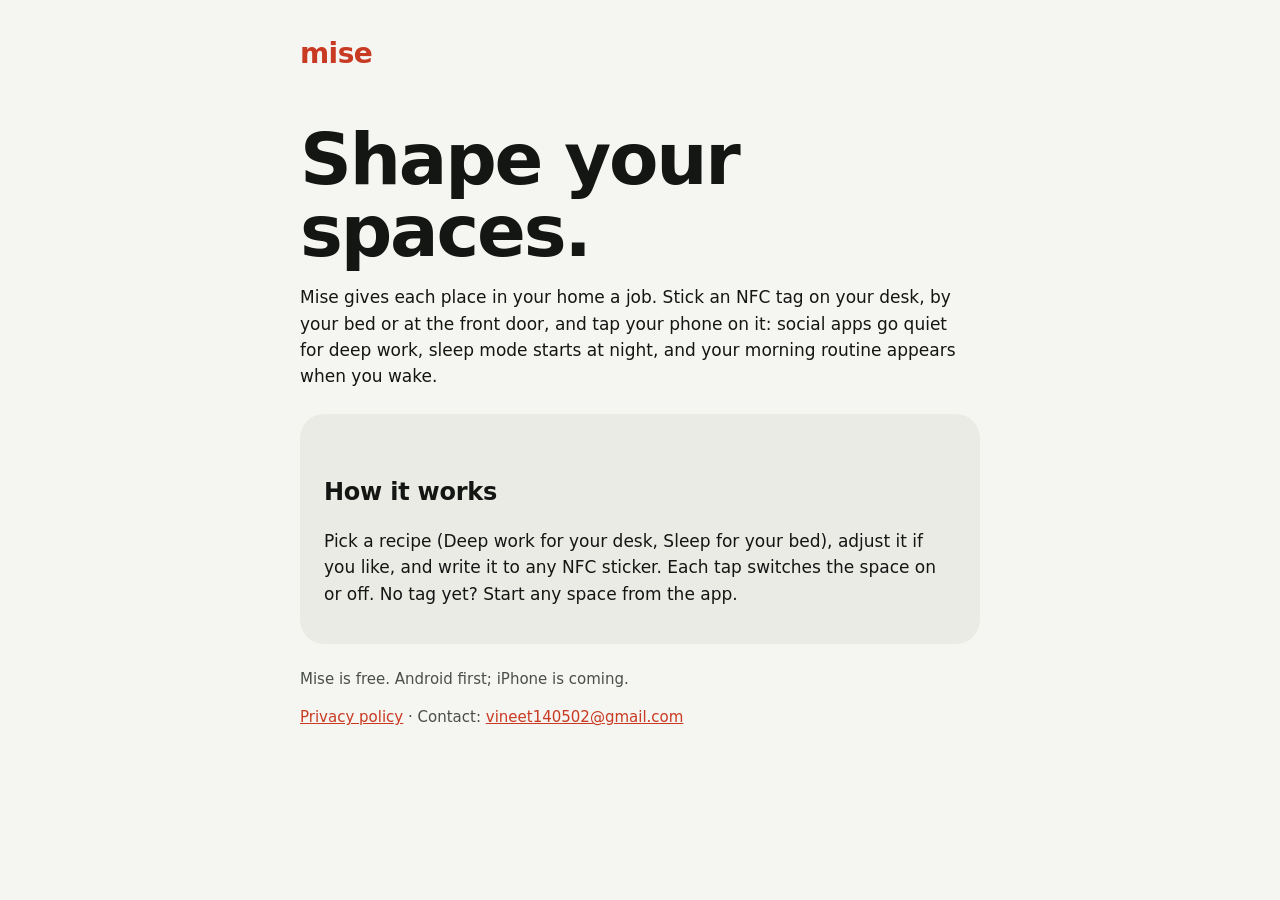
<file: index.html>
<!doctype html>
<html lang="en"><head><meta charset="utf-8"><meta name="viewport" content="width=device-width,initial-scale=1">
<title>Mise: Shape your spaces</title><link rel="stylesheet" href="style.css">
<meta name="description" content="Tap a tag at your desk, bed or door. Your phone switches into the right mode."></head>
<body><main>
<a class="mark" href="/">mise</a>
<h1>Shape your spaces.</h1>
<p>Mise gives each place in your home a job. Stick an NFC tag on your desk, by your bed or at the front door, and tap your phone on it: social apps go quiet for deep work, sleep mode starts at night, and your morning routine appears when you wake.</p>
<div class="panel">
<h2>How it works</h2>
<p>Pick a recipe (Deep work for your desk, Sleep for your bed), adjust it if you like, and write it to any NFC sticker. Each tap switches the space on or off. No tag yet? Start any space from the app.</p>
</div>
<p class="small">Mise is free. Android first; iPhone is coming.</p>
<p class="small"><a href="privacy.html">Privacy policy</a> · Contact: <a href="mailto:vineet140502@gmail.com">vineet140502@gmail.com</a></p>
</main></body></html>
</file>
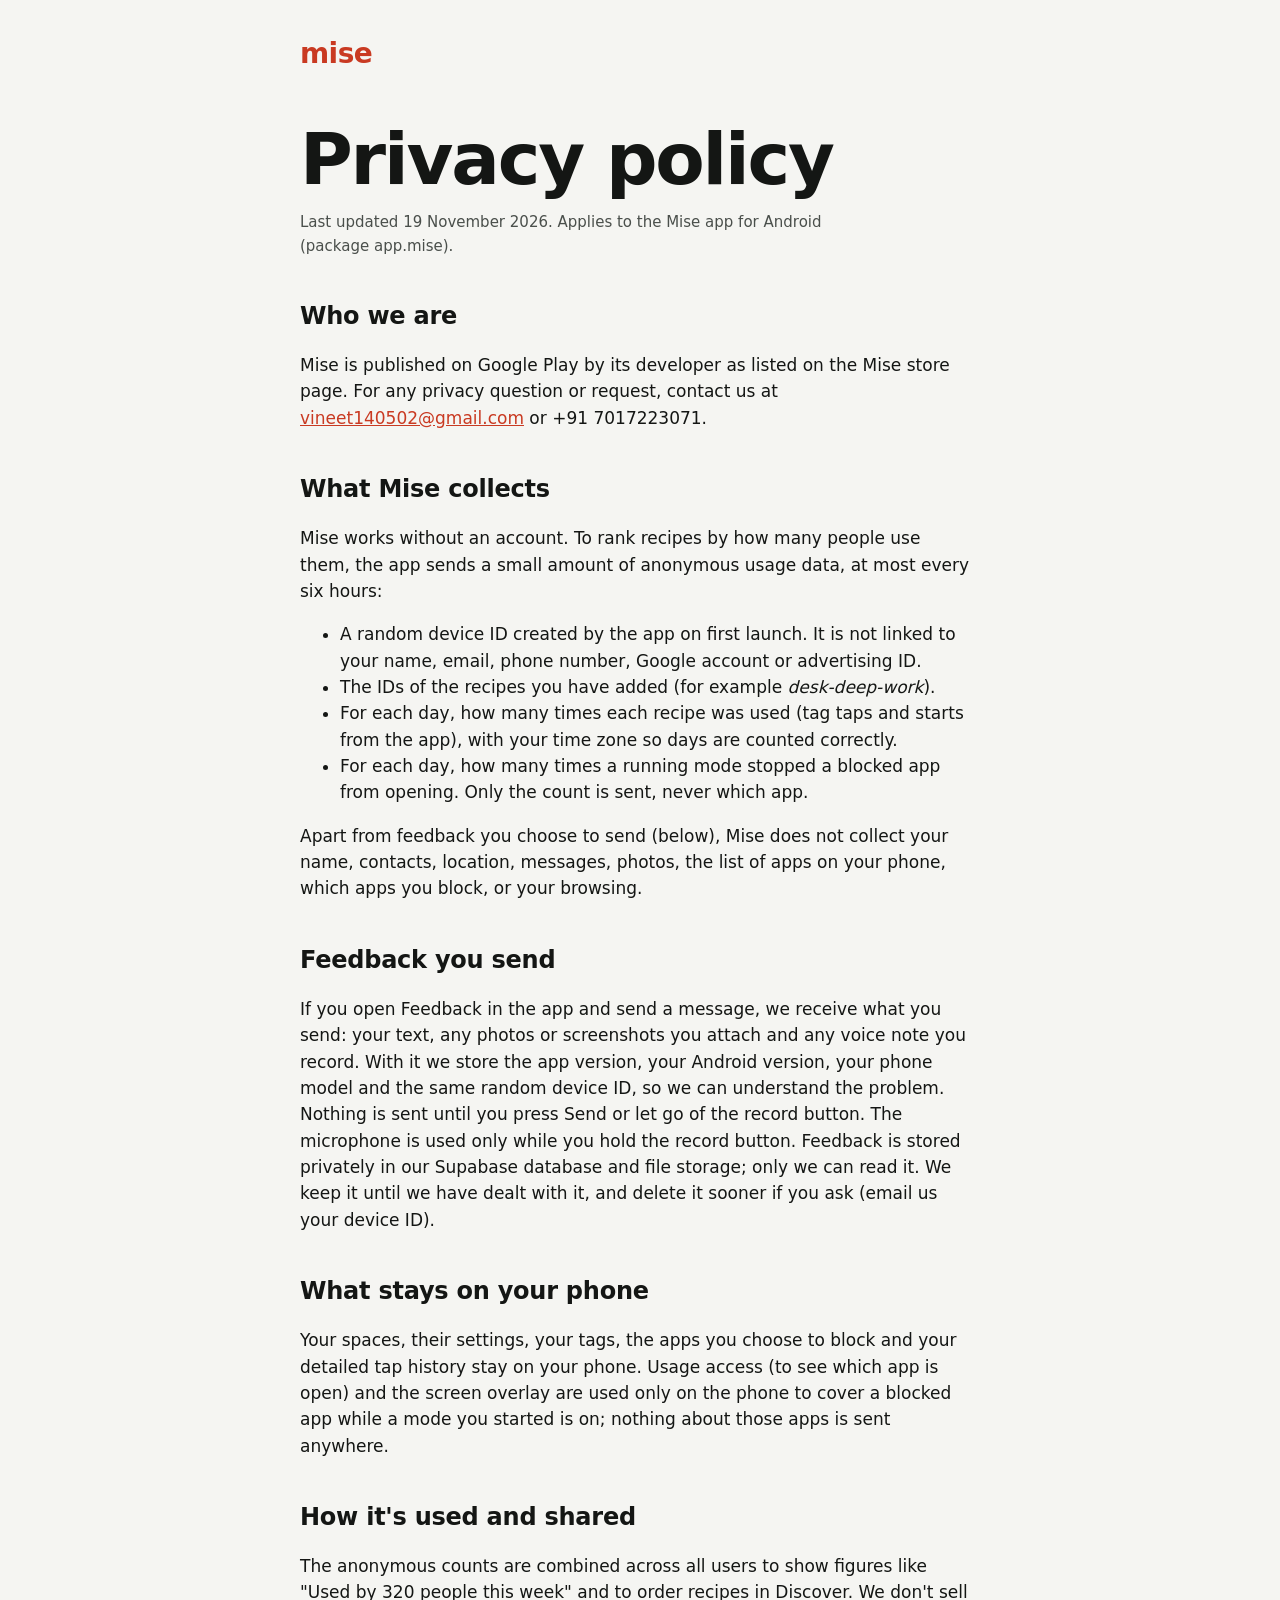
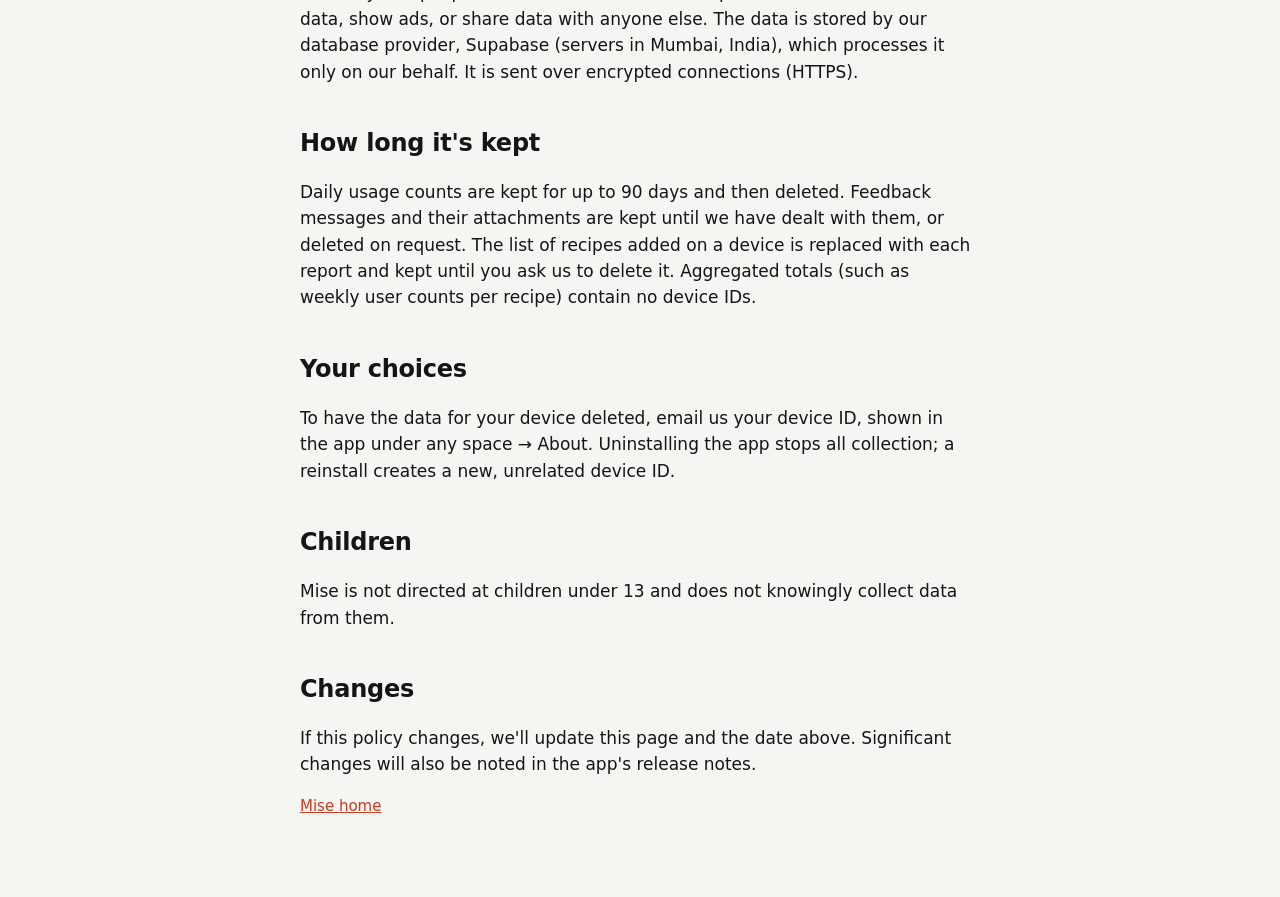
<file: privacy.html>
<!doctype html>
<html lang="en"><head><meta charset="utf-8"><meta name="viewport" content="width=device-width,initial-scale=1">
<title>Privacy policy · Mise</title><link rel="stylesheet" href="style.css"></head>
<body><main>
<a class="mark" href="/">mise</a>
<h1>Privacy policy</h1>
<p class="small">Last updated 19 November 2026. Applies to the Mise app for Android (package app.mise).</p>

<h2>Who we are</h2>
<p>Mise is published on Google Play by its developer as listed on the Mise store page. For any privacy question or request, contact us at <a href="mailto:vineet140502@gmail.com">vineet140502@gmail.com</a> or +91 7017223071.</p>

<h2>What Mise collects</h2>
<p>Mise works without an account. To rank recipes by how many people use them, the app sends a small amount of anonymous usage data, at most every six hours:</p>
<ul>
<li>A random device ID created by the app on first launch. It is not linked to your name, email, phone number, Google account or advertising ID.</li>
<li>The IDs of the recipes you have added (for example <em>desk-deep-work</em>).</li>
<li>For each day, how many times each recipe was used (tag taps and starts from the app), with your time zone so days are counted correctly.</li>
<li>For each day, how many times a running mode stopped a blocked app from opening. Only the count is sent, never which app.</li>
</ul>
<p>Apart from feedback you choose to send (below), Mise does not collect your name, contacts, location, messages, photos, the list of apps on your phone, which apps you block, or your browsing.</p>

<h2>Feedback you send</h2>
<p>If you open Feedback in the app and send a message, we receive what you send: your text, any photos or screenshots you attach and any voice note you record. With it we store the app version, your Android version, your phone model and the same random device ID, so we can understand the problem. Nothing is sent until you press Send or let go of the record button. The microphone is used only while you hold the record button. Feedback is stored privately in our Supabase database and file storage; only we can read it. We keep it until we have dealt with it, and delete it sooner if you ask (email us your device ID).</p>

<h2>What stays on your phone</h2>
<p>Your spaces, their settings, your tags, the apps you choose to block and your detailed tap history stay on your phone. Usage access (to see which app is open) and the screen overlay are used only on the phone to cover a blocked app while a mode you started is on; nothing about those apps is sent anywhere.</p>

<h2>How it's used and shared</h2>
<p>The anonymous counts are combined across all users to show figures like "Used by 320 people this week" and to order recipes in Discover. We don't sell data, show ads, or share data with anyone else. The data is stored by our database provider, Supabase (servers in Mumbai, India), which processes it only on our behalf. It is sent over encrypted connections (HTTPS).</p>

<h2>How long it's kept</h2>
<p>Daily usage counts are kept for up to 90 days and then deleted. Feedback messages and their attachments are kept until we have dealt with them, or deleted on request. The list of recipes added on a device is replaced with each report and kept until you ask us to delete it. Aggregated totals (such as weekly user counts per recipe) contain no device IDs.</p>

<h2>Your choices</h2>
<p>To have the data for your device deleted, email us your device ID, shown in the app under any space → About. Uninstalling the app stops all collection; a reinstall creates a new, unrelated device ID.</p>

<h2>Children</h2>
<p>Mise is not directed at children under 13 and does not knowingly collect data from them.</p>

<h2>Changes</h2>
<p>If this policy changes, we'll update this page and the date above. Significant changes will also be noted in the app's release notes.</p>
<p class="small"><a href="/">Mise home</a></p>
</main></body></html>
</file>
<file: style.css>
:root { --base:#F5F5F2; --ink:#141614; --soft:#4A4F4B; --accent:#C93A22; --surface:#EBEBE6; }
@media (prefers-color-scheme: dark) { :root { --base:#151716; --ink:#EDEDE8; --soft:#B4B8B4; --accent:#FF7A5C; --surface:#202321; } }
* { box-sizing: border-box; }
body { margin:0; background:var(--base); color:var(--ink); font:17px/1.55 system-ui, -apple-system, "Segoe UI", sans-serif; }
main { max-width: 720px; margin: 0 auto; padding: 32px 20px 64px; }
.mark { color: var(--accent); font-weight: 800; font-size: 28px; letter-spacing: -0.02em; text-decoration: none; }
h1 { font-size: clamp(40px, 9vw, 72px); line-height: 1; letter-spacing: -0.03em; margin: 48px 0 16px; }
h2 { font-size: 24px; margin: 40px 0 8px; letter-spacing: -0.01em; }
p, li { max-width: 62ch; }
.panel { background: var(--surface); border-radius: 24px; padding: 20px 24px; margin: 24px 0; }
a { color: var(--accent); }
.small { color: var(--soft); font-size: 15px; }
</file>
